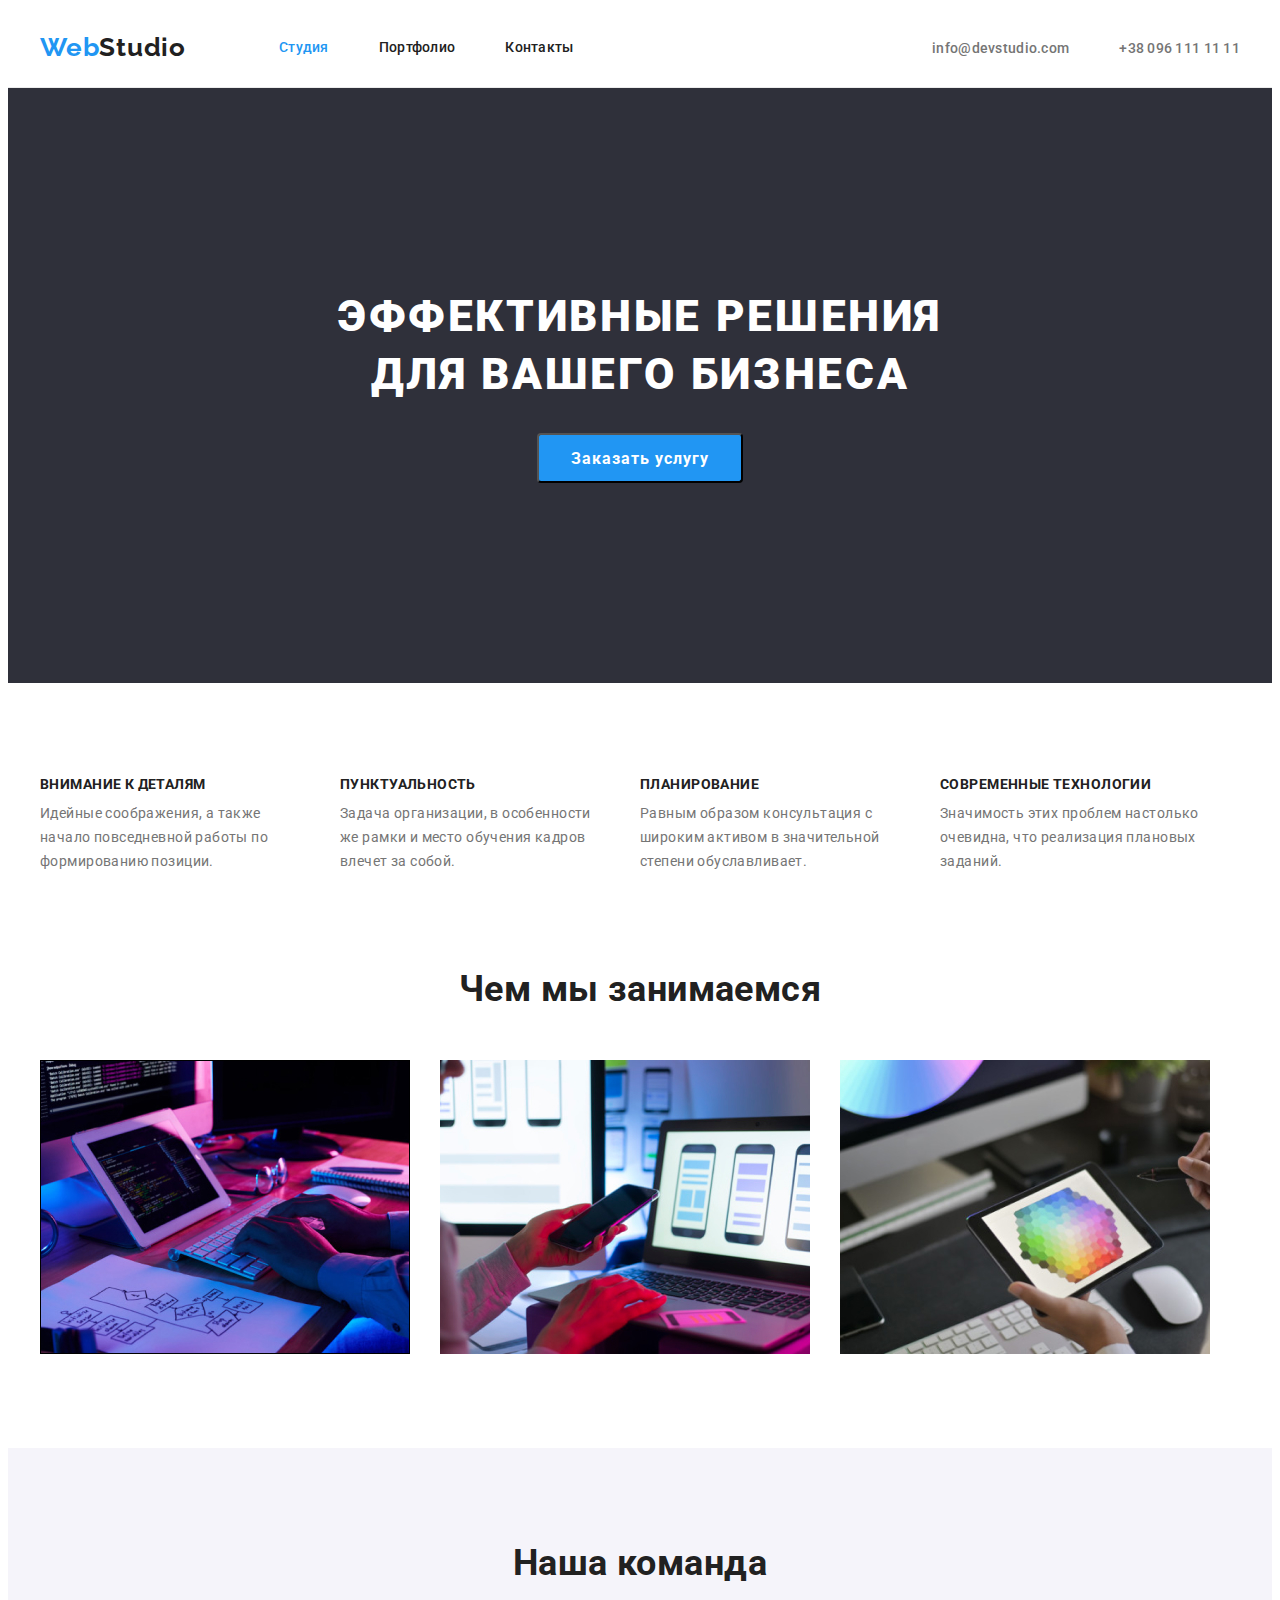
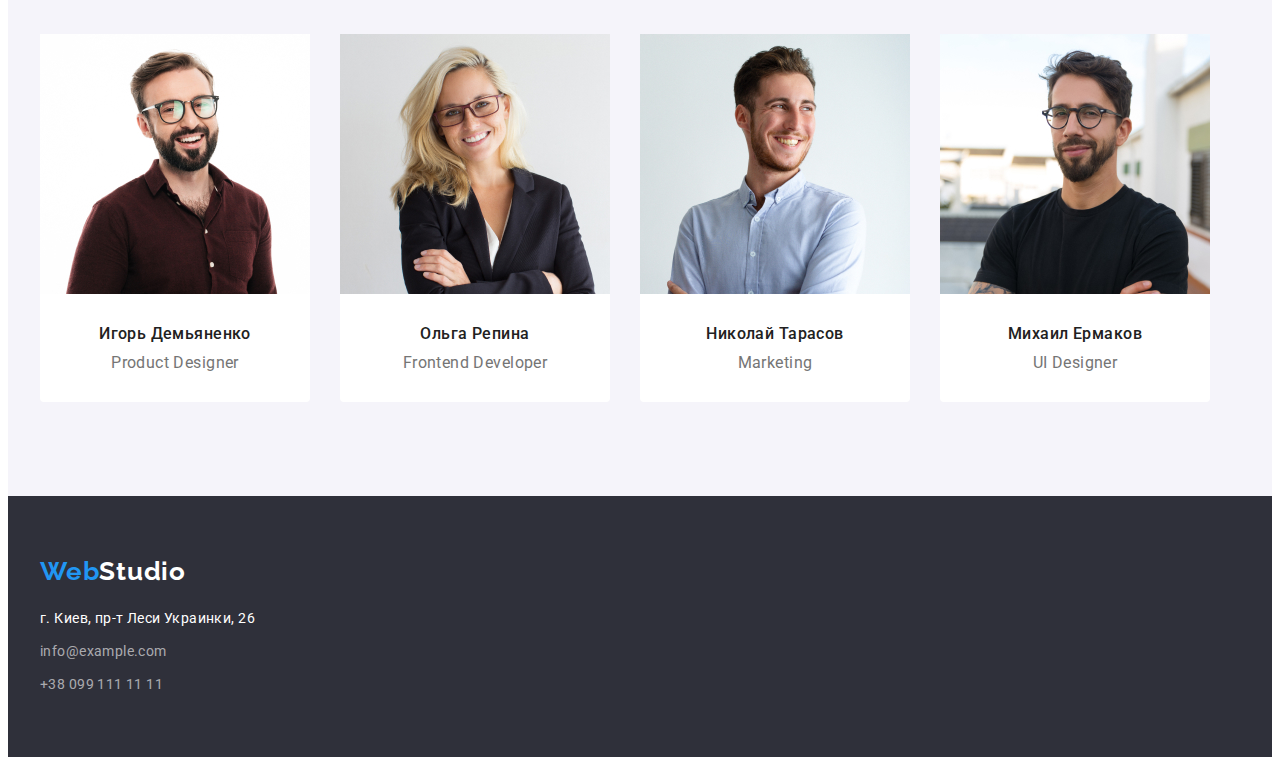
<file: index.html>
<!DOCTYPE html>
<html lang="ru">

<head>
    <meta charset="UTF-8">
    <meta http-equiv="X-UA-Compatible" content="IE=edge">
    <meta name="viewport" content="width=device-width, initial-scale=1.0">
    <title>Document</title>
    <link rel="preconnect" href="https://fonts.googleapis.com">
    <link rel="preconnect" href="https://fonts.gstatic.com" crossorigin>
    <link href="https://fonts.googleapis.com/css2?family=Raleway:wght@700&family=Roboto:wght@400;500;700;900&display=swap"
        rel="stylesheet">
    <link rel="stylesheet" href="https://cdnjs.cloudflare.com/ajax/libs/modern-normalize/1.1.0/modern-normalize.min.css"
        integrity="sha512-wpPYUAdjBVSE4KJnH1VR1HeZfpl1ub8YT/NKx4PuQ5NmX2tKuGu6U/JRp5y+Y8XG2tV+wKQpNHVUX03MfMFn9Q=="
        crossorigin="anonymous" referrerpolicy="no-referrer" />
    <link rel="stylesheet" href="./css/style.css">
</head>

<body>
    <!--Главный хедер-->
    <header class="site-header">
        <!--Меню навигации-->
        <div class="container header-section">
            <nav class="nav">
            
                <a class="site-logo" href="/"><span>Web</span>Studio</a>
            
                <ul class="site-nav list">
                    <li class="menu-link">
                        <a href="" class="link current">Студия</a>
                    </li>
                    <li class="menu-link">
                        <a class="link" href="./portfolio.html" >Портфолио</a>
                    </li>
                    <li class="menu-link">
                        <a class="link" href="" >Контакты</a>
                    </li>
                </ul>
            </nav>
            <!--Контакты в меню-->
                <ul class="header-links list">
                    <li class="contact-link">
                        <a class="link" href="mailto:info@devstudio.com">info@devstudio.com</a>
                    </li>
                    <li class="contact-link">
                        <a class="link" href="tel:+380961111111">+38 096 111 11 11</a>
                    </li>
                </ul>
            
        </div>

    </header>

    <main>
        <!--Герой-->
        <section class="section-hero">
            <div class="container">
                <h1 class="main-title">Эффективные решения <br>
                    для вашего бизнеса</h1>
                <button type="button" class="hero-button">Заказать услугу</button>
            </div>
        </section>

        <!--Преимущества-->
        <section class="section-advant">
            <div class="container advant-section">
                <h2 class="section-title visually-hidden">Преимущества</h2>
                <ul class="list advant">

                    <li class="advant-descript">
                        <h3 class="subtitle">Внимание к деталям</h3>
                        <p class="descript">Идейные соображения, а также начало повседневной работы по формированию позиции.</p>
                    </li>

                    <li class="advant-descript">
                        <h3 class="subtitle">Пунктуальность</h3>
                        <p class="descript">Задача организации, в особенности же рамки и место обучения кадров влечет за собой.</p>
                    </li>

                    <li class="advant-descript">
                        <h3 class="subtitle">Планирование</h3>
                        <p class="descript">Равным образом консультация с широким активом в значительной степени обуславливает.</p>
                    </li>

                    <li class="advant-descript">
                        <h3 class="subtitle">Современные технологии</h3>
                        <p class="descript">Значимость этих проблем настолько очевидна, что реализация плановых заданий.</p>
                    </li>
                         
                </ul>
            </div>
        </section>

        <!--Чем мы занимаемся-->
        <section class="section-works">
            <div class="container works">
                <h2 class="section-title">Чем мы занимаемся</h2>
                
                <ul class="works-list">

                    <li class="works-item">
                        <img class="works-img" src="./images/box1.jpg" width="370" alt="Рабочий стол с клавиатурой" />
                    </li>

                    <li class="works-item">
                        <img class="works-img" src="./images/box2.jpg" width="370" alt="Ноутбук с телефоном" />
                    </li>

                    <li class="works-item">
                        <img class="works-img" src="./images/box3.jpg" width="370" alt="Планшет с палитрой цветов" />
                    </li>

                </ul>
            </div>

        </section>

        <!--Наша команда-->
        <section class="section-comand">
            <div class="container">
                <h2 class="section-title">Наша команда</h2>
                <ul class="list-comand">

                    <li class="comand-item">
                        <img class="comand-img" src="./images/img1.jpg" width="270" alt="Мужчина" />
                        <div class="item-container">
                            <h3 class="subtitle">Игорь Демьяненко</h3>
                            <p class="descript">Product Designer</p>
                        </div>
                    </li>

                    <li class="comand-item">
                        <img class="comand-img" src="./images/img2.jpg" width="270" alt="Девушка" />
                        <div class="item-container">
                            <h3 class="subtitle">Ольга Репина</h3>
                            <p class="descript">Frontend Developer</p>
                        </div>
                    </li>

                    <li class="comand-item">
                        <img class="comand-img" src="./images/img3.jpg" width="270" alt="Мужчина" />
                        <div class="item-container">
                            <h3 class="subtitle">Николай Тарасов</h3>
                            <p class="descript">Marketing</p>
                        </div>
                    </li>

                    <li class="comand-item">
                        <img class="comand-img" src="./images/img4.jpg" width="270" alt="Мужчина" />
                        <div class="item-container">
                            <h3 class="subtitle">Михаил Ермаков</h3>
                            <p class="descript">UI Designer</p>
                        </div>
                    </li>
                    
                </ul>
            </div>
        </section>
    </main>

    <footer class="footer">
        <div class="container">
            <a class="site-logo footer-logo" href="/" ><span>Web</span>Studio</a>
            <address class="footer-discript">
            
                <p class="footer-item">г. Киев, пр-т Леси Украинки, 26</p>
               
                <a href="" class="footer-link">info@example.com</a>
                   
                <a href="" class="footer-link">+38 099 111 11 11</a>
                
                
            </address>
        </div>
    </footer>

</body>

</html>
</file>
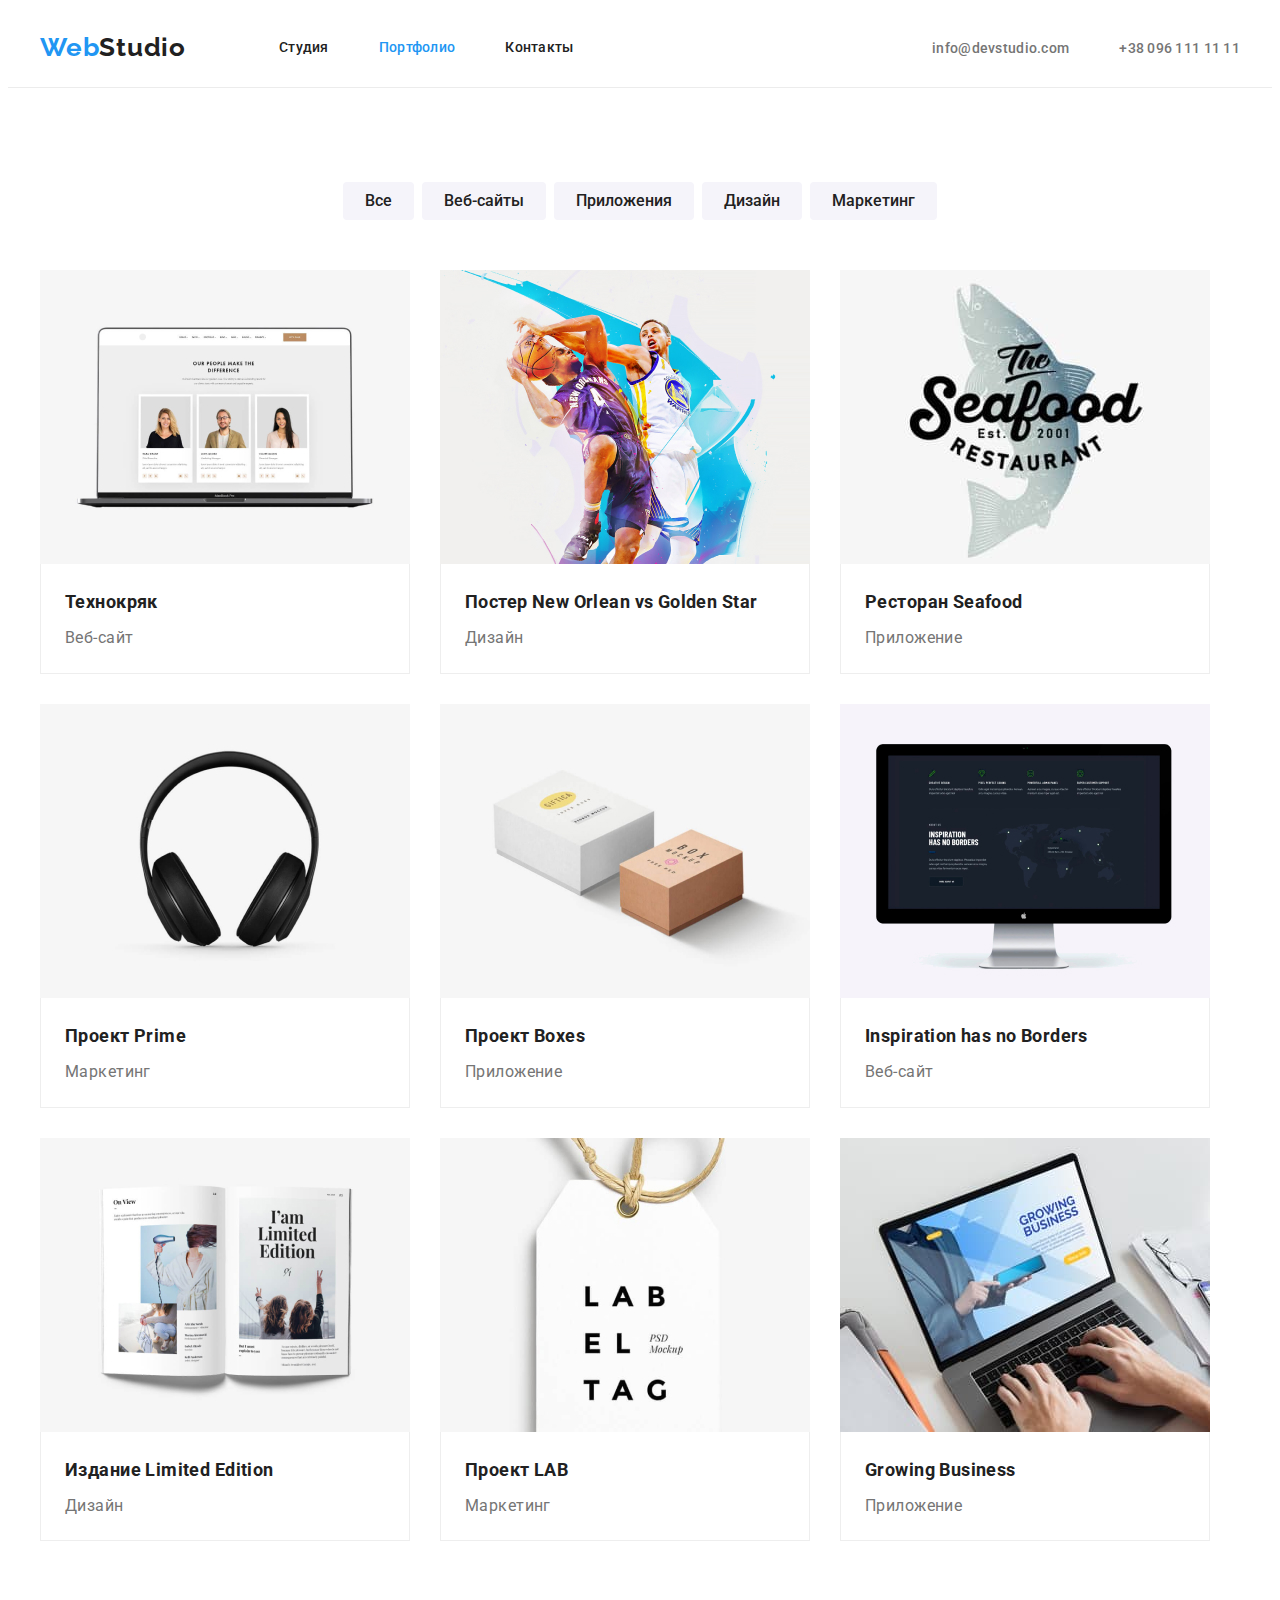
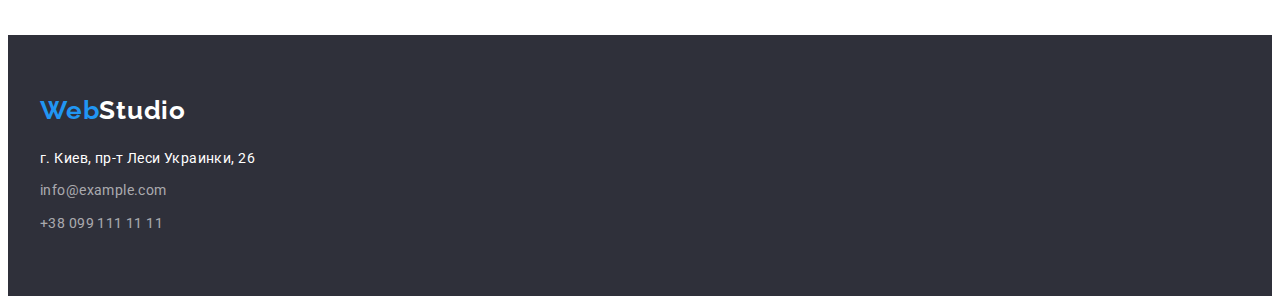
<file: portfolio.html>
<!DOCTYPE html>
<html lang="ru">

<head>
    <meta charset="UTF-8">
    <meta http-equiv="X-UA-Compatible" content="IE=edge">
    <meta name="viewport" content="width=device-width, initial-scale=1.0">
    <title>Document</title>
    <link rel="preconnect" href="https://fonts.googleapis.com">
    <link rel="preconnect" href="https://fonts.gstatic.com" crossorigin>
    <link href="https://fonts.googleapis.com/css2?family=Raleway:wght@700&family=Roboto:wght@400;500;700;900&display=swap"
        rel="stylesheet">
    <link rel="stylesheet" href="https://cdnjs.cloudflare.com/ajax/libs/modern-normalize/1.1.0/modern-normalize.min.css"
        integrity="sha512-wpPYUAdjBVSE4KJnH1VR1HeZfpl1ub8YT/NKx4PuQ5NmX2tKuGu6U/JRp5y+Y8XG2tV+wKQpNHVUX03MfMFn9Q=="
        crossorigin="anonymous" referrerpolicy="no-referrer" />
    <link rel="stylesheet" href="./css/style.css">
</head>

<body>
    <!--Главный хедер-->
    <header class="site-header">
        <!--Меню навигации-->
        <div class="container header-section">
            <nav class="nav">
    
                <a class="site-logo" href="/"><span>Web</span>Studio</a>
    
                <ul class="site-nav list">
                    <li class="menu-link">
                        <a class="link" href="./index.html" >Студия</a>
                    </li>
                    <li class="menu-link">
                        <a class="link current" href="./portfolio.html">Портфолио</a>
                    </li>
                    <li class="menu-link">
                        <a class="link" href="">Контакты</a>
                    </li>
                </ul>
            </nav>
            <!--Контакты в меню-->
            <address class="header-adress">
                <ul class="header-links list">
                    <li class="contact-link">
                        <a class="link" href="mailto:info@devstudio.com">info@devstudio.com</a>
                    </li>
                    <li class="contact-link">
                        <a class="link" href="tel:+380961111111">+38 096 111 11 11</a>
                    </li>
                </ul>
            </address>
        </div>
    
    </header>

    <main>
        <!--Навигация галереи-->
        <section class="portfolio">
            <div class="container section-portfolio">
                <h1 class="main-title visually-hidden">Портфолио</h1>
                <ul class="portfolio-button-list list">
                    <li class="portfolio-buttons"><button type="button" class="button">Все</button></li>
                    <li class="portfolio-buttons"><button type="button" class="button">Веб-сайты</button></li>
                    <li class="portfolio-buttons"><button type="button" class="button">Приложения</button></li>
                    <li class="portfolio-buttons"><button type="button" class="button">Дизайн</button></li>
                    <li class="portfolio-buttons"><button type="button" class="button">Маркетинг</button></li>
                </ul>
                <!--Галерея работ-->
                <ul class="portfolio-list">
                    <li class="portfolio-items">
                        <a href="" class="portfolio">
                            <img class="portfolio-img" src="./images/portfolio/img.jpg" alt="Ноутбук" width="370">
                            <div class="descriopion-container">
                                <h3 class="subtitle">Технокряк</h3>
                                <p class="descript">Веб-сайт</p>
                            </div>
                        </a>
                    </li>
                    <li class="portfolio-items">
                        <a href="" class="portfolio">
                            <img class="portfolio-img" src="./images/portfolio/img(1).jpg" alt="Два баскетболиста" width="370">
                            <div class="descriopion-container">
                                <h3 class="subtitle">Постер New Orlean vs Golden Star</h3>
                                <p class="descript">Дизайн</p>
                            </div>
                        </a>
                    </li>
                    <li class="portfolio-items">
                        <a href="" class="portfolio">
                            <img class="portfolio-img" src="./images/portfolio/img(2).jpg" alt="Логотип рестарана" width="370">
                            <div class="descriopion-container">
                                <h3 class="subtitle">Ресторан Seafood</h3>
                                <p class="descript">Приложение</p>
                            </div>
                        </a>
                    </li>

                    <li class="portfolio-items">
                        <a href="" class="portfolio">
                            <img class="portfolio-img" src="./images/portfolio/img(3).jpg" alt="Наушники" width="370">
                            <div class="descriopion-container">
                                <h3 class="subtitle">Проект Prime</h3>
                                <p class="descript">Маркетинг</p>
                            </div>
                            
                        </a>
                    </li>

                    <li class="portfolio-items">
                        <a href="" class="portfolio">
                            <img class="portfolio-img" src="./images/portfolio/img(4).jpg" alt="Две коробки" width="370">
                            <div class="descriopion-container">
                                <h3 class="subtitle">Проект Boxes</h3>
                                <p class="descript">Приложение</p>
                            </div>
                            
                        </a>
                    </li>
                    <li class="portfolio-items">
                        <a href="" class="portfolio">
                            <img class="portfolio-img" src="./images/portfolio/img(5).jpg" alt="Монитор Мак" width="370">
                            <div class="descriopion-container">
                                <h3 class="subtitle">Inspiration has no Borders</h3>
                                <p class="descript">Веб-сайт</p>
                            </div>
                            
                        </a>
                    </li>
                    <li class="portfolio-items">
                        <a href="" class="portfolio">
                            <img class="portfolio-img" src="./images/portfolio/img(6).jpg" alt="Развёрнутый журнал" width="370">
                            <div class="descriopion-container">
                                <h3 class="subtitle">Издание Limited Edition</h3>
                                <p class="descript">Дизайн</p>
                            </div>
                            
                        </a>
                    </li>
                    <li class="portfolio-items">
                        <a href="" class="portfolio">
                            <img class="portfolio-img" src="./images/portfolio/img(7).jpg" alt="Бирка от одежды" width="370">
                            <div class="descriopion-container">
                                <h3 class="subtitle">Проект LAB</h3>
                                <p class="descript">Маркетинг</p>
                            </div>
                            
                        </a>
                    </li>
                    <li class="portfolio-items">
                        <a href="" class="portfolio">
                            <img class="portfolio-img" src="./images/portfolio/img(8).jpg" alt="Ноутбук" width="370">
                            <div class="descriopion-container">
                                <h3 class="subtitle">Growing Business</h3>
                                <p class="descript">Приложение</p>
                            </div>
                            
                        </a>
                    </li>
                </ul>
            </div>
        </section>
    </main>


    <footer class="footer">
        <div class="container">
            <a class="site-logo footer-logo" href="/"><span>Web</span>Studio</a>
            <address class="footer-discript">
    
                <p class="footer-item">г. Киев, пр-т Леси Украинки, 26</p>
    
                <a href="" class="footer-link">info@example.com</a>
    
                <a href="" class="footer-link">+38 099 111 11 11</a>
    
    
            </address>
        </div>
    </footer>




</body>

</html>
</file>
<file: css/style.css>
:root {
  --main-text-color: #212121;
  --second-text-color: #757575;
  --another-text-color: rgba(255, 255, 255, 0, 6);
  --akcent-color: #2196f3;
  --bg-color: #ffffff;
  --second-bg-color: #f5f4fa;
  --footer-bg-color: #2f303a;
}

body {
  color: var(--main-text-color);

  font-size: 14px;
  font-family: Roboto, sans-serif;
  font-style: normal;
  font-weight: normal;
  letter-spacing: 0.03em;
}

img {
  display: block;
}

h1,
h2,
h3,
p,
a,
ul {
  margin: 0;
  padding: 0;
}

ul {
  list-style: none;
}

/* цвет основного текста #212121 */
/* вторичный цвет текста #757575 */
/* дополнительный цвет текста rgba(255, 255, 255, 0,6) */
/* акцент #2196F3 */
/* белый #FFFFFF */
/* вторичный цвет фона #F5F4FA */

/* Шапка сайта */

.list {
  list-style: none;
}

.header-section,
.nav,
.header-links {
  display: flex;
  padding: 0;
}

.site-header {
  border-bottom: 1px solid rgba(236, 236, 236, 1);
}
.header-section {
  align-items: center;
}

.container {
  width: 1200px;
  margin-right: auto;
  margin-left: auto;

  padding-left: 15px;
  padding-right: 15px;
}

.nav {
  align-items: center;
}

.site-logo {
  color: var(--main-text-color);

  font-family: Raleway, sans-serif;
  font-weight: bold;
  font-size: 26px;
  line-height: 1.2;
  letter-spacing: 0.03em;
  text-decoration: none;
}

.site-logo span {
  color: var(--akcent-color);
}

.site-nav {
  margin: 0;
}

.site-nav .link {
  padding-top: 32px;
  padding-bottom: 32px;
}

.site-nav .link:hover,
.site-nav .link:focus {
  color: var(--akcent-color);
}

.site-nav {
  display: flex;
  margin-left: 93px;
  padding: 0;
}

.menu-link:not(:last-child) {
  margin-right: 50px;
}

.site-nav .link {
  display: block;
}

.site-nav .link.current {
  color: var(--akcent-color);
}

.header-links {
  margin-left: auto;
}

.contact-link + .contact-link {
  margin-left: 50px;
}

.link {
  color: var(--main-text-color);

  font-style: normal;
  text-decoration: none;
  font-weight: 500;
  font-size: 14px;
  line-height: 1.1em;
  letter-spacing: 0.02em;
}

.header-adress {
  margin-left: auto;
}

.header-links .link,
.footer-discript .link {
  color: var(--second-text-color);
}

.header-links .link:hover,
.header-links .link:focus {
  color: var(--akcent-color);
}

/* основной сайт */

/* секция герой */

.main-title {
  margin-bottom: 30px;

  color: var(--bg-color);
  font-weight: 900;
  font-size: 44px;
  line-height: 1.3;
  letter-spacing: 0.06em;
  text-transform: uppercase;
}

.section-hero {
  background-color: var(--footer-bg-color);
  text-align: center;
  padding: 200px 0px;
}

.hero-button {
  display: inline-block;
  min-width: 200px;
  height: 50px;
  padding: 10px 32px;
  /* margin-bottom: 0; */

  border-radius: 4px;

  color: var(--bg-color);
  background-color: var(--akcent-color);

  font-size: 16px;
  font-family: inherit;
  font-style: inherit;
  font-weight: bold;
  font-size: 16px;
  line-height: 1.8em;
  letter-spacing: 0.06em;

  cursor: pointer;
}

.hero-button:hover,
.hero-button:focus {
  background-color: #188ce8;
}

/* Преимущества */
.section-advant {
  margin-bottom: 0;
  padding-top: 94px;
  padding-bottom: 94px;
}

.visually-hidden {
  position: absolute;
  width: 1px;
  height: 1px;
  margin: -1px;
  border: 0;
  padding: 0;

  white-space: nowrap;
  clip-path: inset(100%);
  clip: rect(0 0 0 0);
  overflow: hidden;
}

.advant {
  display: flex;
  flex-wrap: wrap;
  margin: 0;
  padding: 0;
}

.advant-descript {
  max-width: 270px;
}

.advant-descript:not(:last-child) {
  margin-right: 30px;
}

.section-title {
  margin-bottom: 50px;
  font-weight: 700;
  font-size: 36px;
  text-align: center;
}

.section-advant .section-title {
  height: 0px;
  padding: 0;
  margin-top: 0;
  margin-bottom: 94px;
}

.subtitle {
  margin-top: 0;
}

.list.advant .subtitle {
  margin-bottom: 10px;
}

.section-advant .subtitle {
  font-size: 14px;
  font-weight: bold;
  line-height: 1.1em;
  letter-spacing: 0.03em;
  text-transform: uppercase;
}

.section-advant .descript {
  color: var(--second-text-color);

  line-height: 1.7em;
}

/* Чем мы занимаемся */
.section-works {
  margin: 0;
  padding-bottom: 94px;
}

.section-title {
  margin-bottom: 50px;
}

.works-list {
  display: flex;
  flex-wrap: wrap;
  margin: 0;
  padding: 0;

  list-style-type: none;
}

.works-item {
  max-width: calc((100%-60px) / 3);
}

.works-item:not(:nth-child(3n + 3)) {
  margin-right: 30px;
}

.works-item:nth-child(n + 4) {
  margin-top: 30px;
}

/* Hаша команда */
.section-comand {
  background-color: var(--second-bg-color);
  padding-top: 94px;
  padding-bottom: 94px;
}

.list-comand {
  display: flex;
  flex-wrap: wrap;
  margin: 0;
  padding: 0;

  list-style: none;
}

.comand-item {
  max-width: calc((100%-90px) / 4);
  background-color: var(--bg-color);

  border-radius: 4px;
}

.comand-item:not(:nth-child(4n + 4)) {
  margin-right: 30px;
}

.item-container {
  display: block;
  padding: 30px 0;
}

.section-comand .subtitle,
.section-comand .descript {
  font-size: 16px;
  line-height: 1.2;
  text-align: center;
}

.section-comand .descript {
  color: var(--second-text-color);
}

.section-comand .subtitle {
  font-weight: 500;
  margin-bottom: 10px;
}

/* Футер */
.footer {
  padding-top: 60px;
  padding-bottom: 60px;
  background-color: var(--footer-bg-color);
}

.footer-logo {
  padding: 0;
  color: var(--bg-color);
}

.footer-discript {
  margin-top: 20px;
  padding: 0;
}

.footer-item {
  margin: 0;
}

.footer-item:not(:last-child) {
  margin-bottom: 9px;
}

.footer-link:not(:last-child) {
  margin-bottom: 9px;
}

.footer-link {
  display: block;
  color: rgba(255, 255, 255, 0.6);

  text-decoration: none;
}

.footer-link:hover,
.footer-link:focus {
  color: var(--second-bg-color);
}

/* Секция портфолио */

.portfolio {
  padding-top: 94px;
  padding-bottom: 94px;
}

.section-portfolio .subtitle {
  color: var(--main-text-color);

  font-weight: bold;
  font-size: 18px;
  line-height: 2;
}

.portfolio-button-list {
  display: flex;
  justify-content: center;
  margin-top: 0;
  margin-bottom: 50px;
}

.portfolio-list {
  display: flex;
  flex-wrap: wrap;
  margin: 0;
  padding: 0;

  list-style: none;
}

.portfolio-items {
  padding: 0;

  max-width: calc((100%-66px) / 3);
}

.descriopion-container {
  border: 1px solid #eeeeee;
  border-top: 0;
  padding: 20px 24px;
}

.portfolio-items:not(:nth-child(3n + 3)) {
  margin-right: 30px;
}

.portfolio-items:not(:nth-last-child(-n + 3)) {
  margin-bottom: 30px;
}

.portfolio-buttons:not(:last-child) {
  margin-right: 8px;
}

.section-portfolio .descript {
  color: var(--second-text-color);

  font-size: 16px;
  line-height: 1.8;
}

.button {
  display: inline-block;
  color: var(--main-text-color);
  background-color: var(--second-bg-color);

  font-family: Roboto, sans-serif;
  font-style: normal;
  font-weight: 500;
  font-size: 16px;
  line-height: 1.6em;

  cursor: pointer;

  padding: 6px 22px;
  border: 0;
  border-radius: 4px;
}

.button:hover,
.button:focus {
  color: var(--bg-color);
  background-color: var(--akcent-color);
}

.portfolio {
  margin: 0;
  padding: 94px 0;

  text-decoration: none;
}

.portfolio .subtitle {
  margin-top: 0;
  margin-bottom: 4px;

  line-height: 2;
}

.portfolio .descript {
  margin-top: 0;

  line-height: 1.8em;
}

.footer-section {
  background-color: #2f303a;
}

.footer-discript {
  color: var(--bg-color);

  font-weight: normal;
  font-style: normal;
  font-size: 14px;
  line-height: 1.7em;
  letter-spacing: 0.03em;
}

.footer-section .site-logo {
  color: var(--bg-color);
}

.link.footer-link:hover,
.link.footer-link:focus {
  color: var(--bg-color);
}

.footer-links:last-child {
  margin-bottom: 0;
}
</file>
